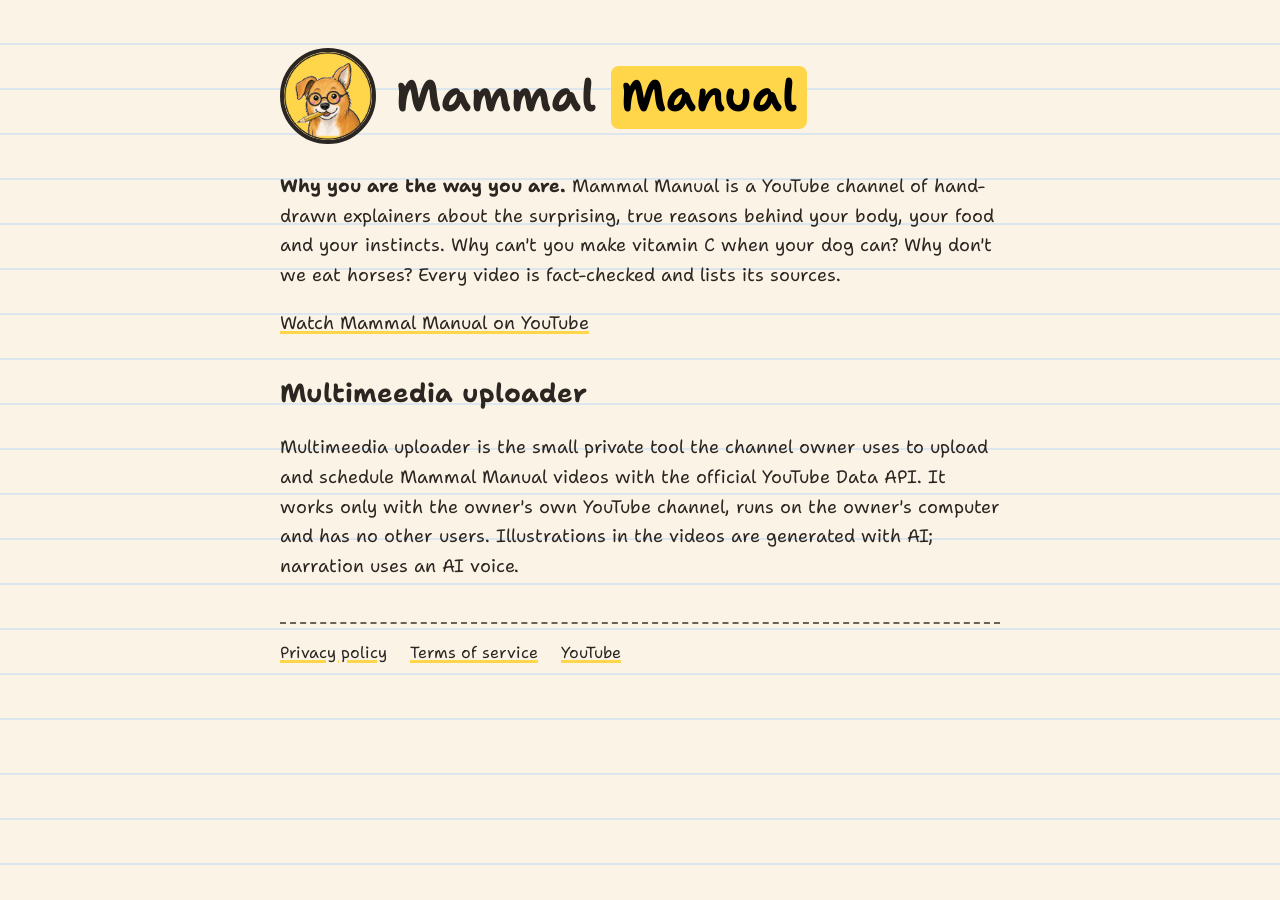
<file: index.html>
<!doctype html>
<html lang="en">
<head>
<meta charset="utf-8">
<meta name="viewport" content="width=device-width, initial-scale=1">
<title>Mammal Manual</title>
<meta name="description" content="Mammal Manual: hand-drawn, fact-checked explainers about why your body, your food and your instincts are the way they are.">
<link rel="preconnect" href="https://fonts.googleapis.com">
<link href="https://fonts.googleapis.com/css2?family=Shantell+Sans:wght@500;700;800&display=swap" rel="stylesheet">
<link rel="stylesheet" href="style.css">
</head>
<body>
<main>
  <header>
    <img src="avatar.png" alt="Mammal Manual logo: a dog with glasses and a pencil">
    <h1>Mammal <mark>Manual</mark></h1>
  </header>
  <p><strong>Why you are the way you are.</strong> Mammal Manual is a YouTube channel of hand-drawn explainers about the
    surprising, true reasons behind your body, your food and your instincts. Why can't you make vitamin C when your dog
    can? Why don't we eat horses? Every video is fact-checked and lists its sources.</p>
  <p><a href="https://www.youtube.com/@mammalmanual">Watch Mammal Manual on YouTube</a></p>

  <h2>Multimeedia uploader</h2>
  <p>Multimeedia uploader is the small private tool the channel owner uses to upload and schedule Mammal Manual videos
    with the official YouTube Data API. It works only with the owner's own YouTube channel, runs on the owner's computer
    and has no other users. Illustrations in the videos are generated with AI; narration uses an AI voice.</p>

  <nav>
    <a href="privacy.html">Privacy policy</a>
    <a href="terms.html">Terms of service</a>
    <a href="https://www.youtube.com/@mammalmanual">YouTube</a>
  </nav>
</main>
</body>
</html>
</file>
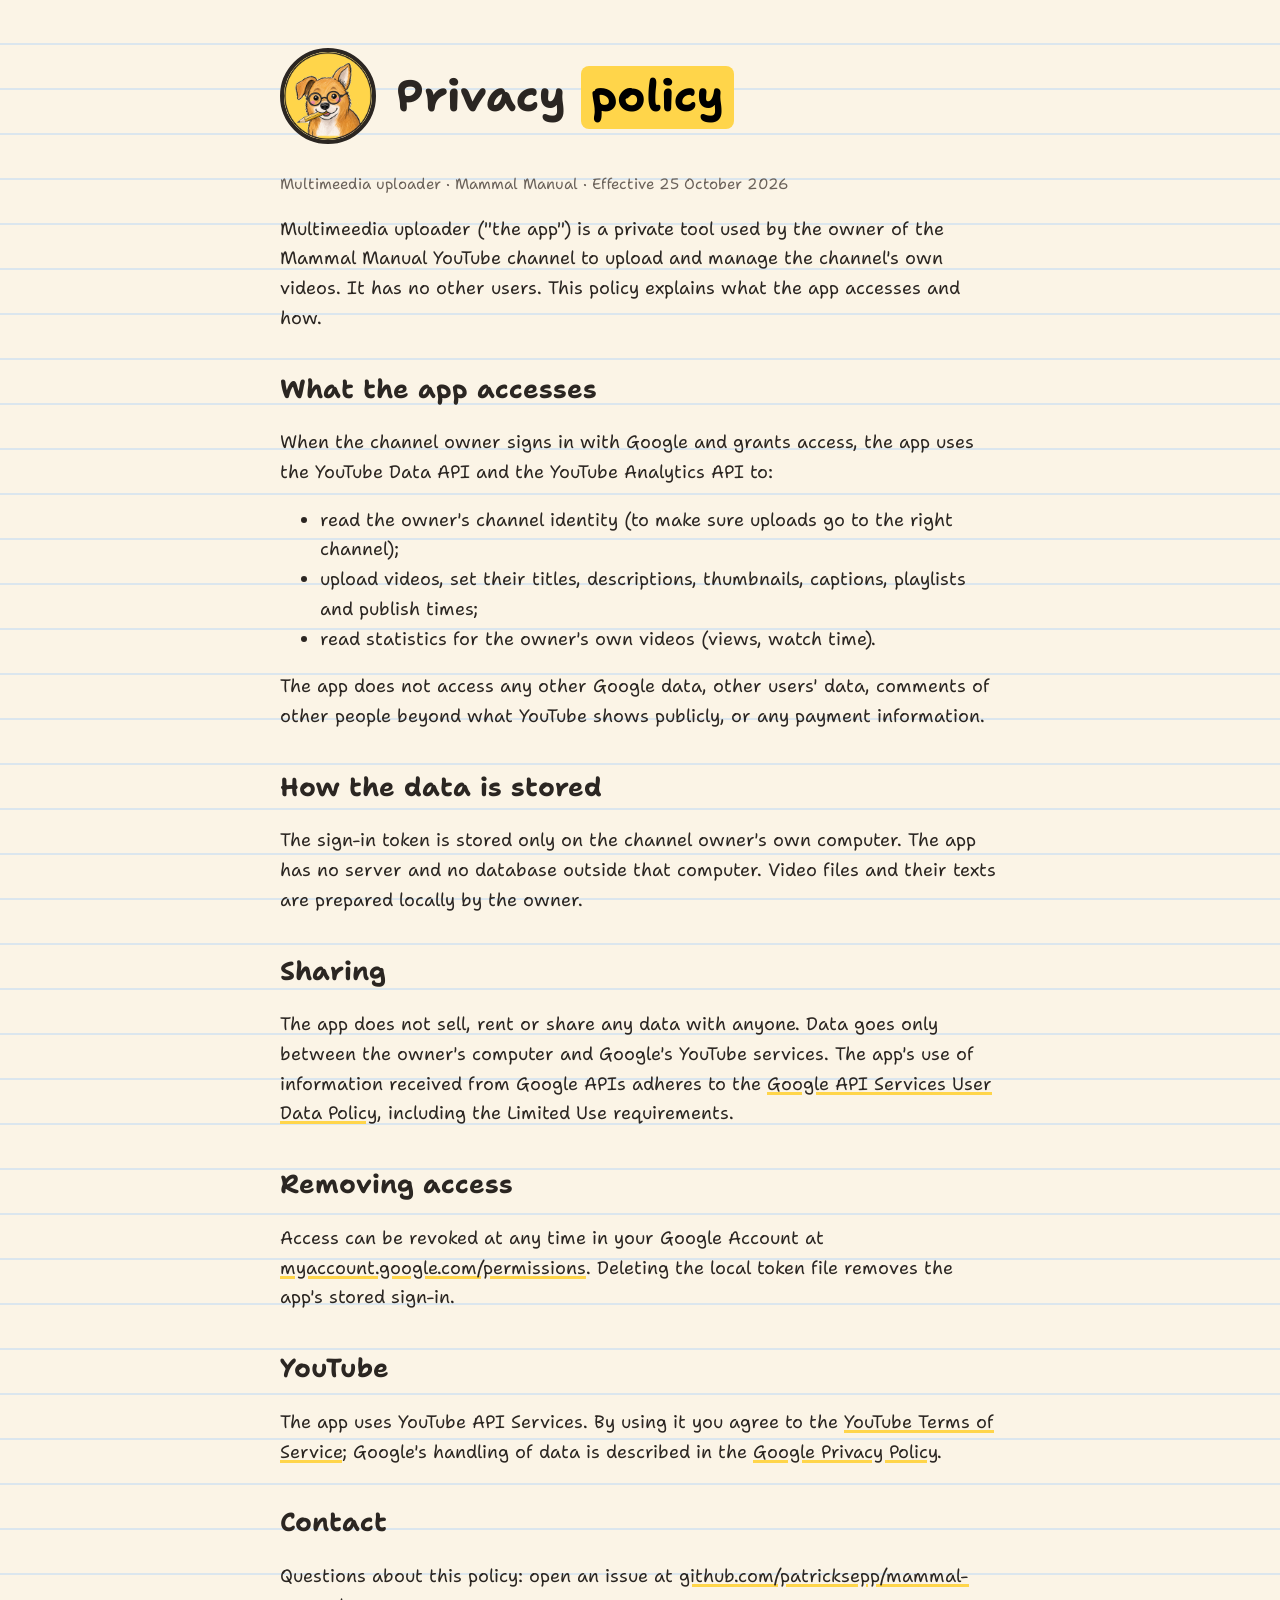
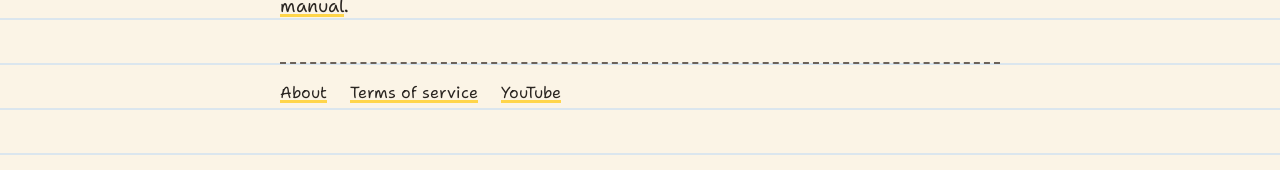
<file: privacy.html>
<!doctype html>
<html lang="en">
<head>
<meta charset="utf-8">
<meta name="viewport" content="width=device-width, initial-scale=1">
<title>Privacy policy · Mammal Manual</title>
<link rel="preconnect" href="https://fonts.googleapis.com">
<link href="https://fonts.googleapis.com/css2?family=Shantell+Sans:wght@500;700;800&display=swap" rel="stylesheet">
<link rel="stylesheet" href="style.css">
</head>
<body>
<main>
  <header>
    <img src="avatar.png" alt="Mammal Manual logo">
    <h1>Privacy <mark>policy</mark></h1>
  </header>
  <p class="small">Multimeedia uploader · Mammal Manual · Effective 25 October 2026</p>

  <p>Multimeedia uploader ("the app") is a private tool used by the owner of the Mammal Manual YouTube channel to upload
    and manage the channel's own videos. It has no other users. This policy explains what the app accesses and how.</p>

  <h2>What the app accesses</h2>
  <p>When the channel owner signs in with Google and grants access, the app uses the YouTube Data API and the YouTube
    Analytics API to:</p>
  <ul>
    <li>read the owner's channel identity (to make sure uploads go to the right channel);</li>
    <li>upload videos, set their titles, descriptions, thumbnails, captions, playlists and publish times;</li>
    <li>read statistics for the owner's own videos (views, watch time).</li>
  </ul>
  <p>The app does not access any other Google data, other users' data, comments of other people beyond what YouTube shows
    publicly, or any payment information.</p>

  <h2>How the data is stored</h2>
  <p>The sign-in token is stored only on the channel owner's own computer. The app has no server and no database outside
    that computer. Video files and their texts are prepared locally by the owner.</p>

  <h2>Sharing</h2>
  <p>The app does not sell, rent or share any data with anyone. Data goes only between the owner's computer and Google's
    YouTube services. The app's use of information received from Google APIs adheres to the
    <a href="https://developers.google.com/terms/api-services-user-data-policy">Google API Services User Data Policy</a>,
    including the Limited Use requirements.</p>

  <h2>Removing access</h2>
  <p>Access can be revoked at any time in your Google Account at
    <a href="https://myaccount.google.com/permissions">myaccount.google.com/permissions</a>. Deleting the local token file
    removes the app's stored sign-in.</p>

  <h2>YouTube</h2>
  <p>The app uses YouTube API Services. By using it you agree to the
    <a href="https://www.youtube.com/t/terms">YouTube Terms of Service</a>; Google's handling of data is described in the
    <a href="https://policies.google.com/privacy">Google Privacy Policy</a>.</p>

  <h2>Contact</h2>
  <p>Questions about this policy: open an issue at
    <a href="https://github.com/patricksepp/mammal-manual/issues">github.com/patricksepp/mammal-manual</a>.</p>

  <nav>
    <a href="index.html">About</a>
    <a href="terms.html">Terms of service</a>
    <a href="https://www.youtube.com/@mammalmanual">YouTube</a>
  </nav>
</main>
</body>
</html>
</file>
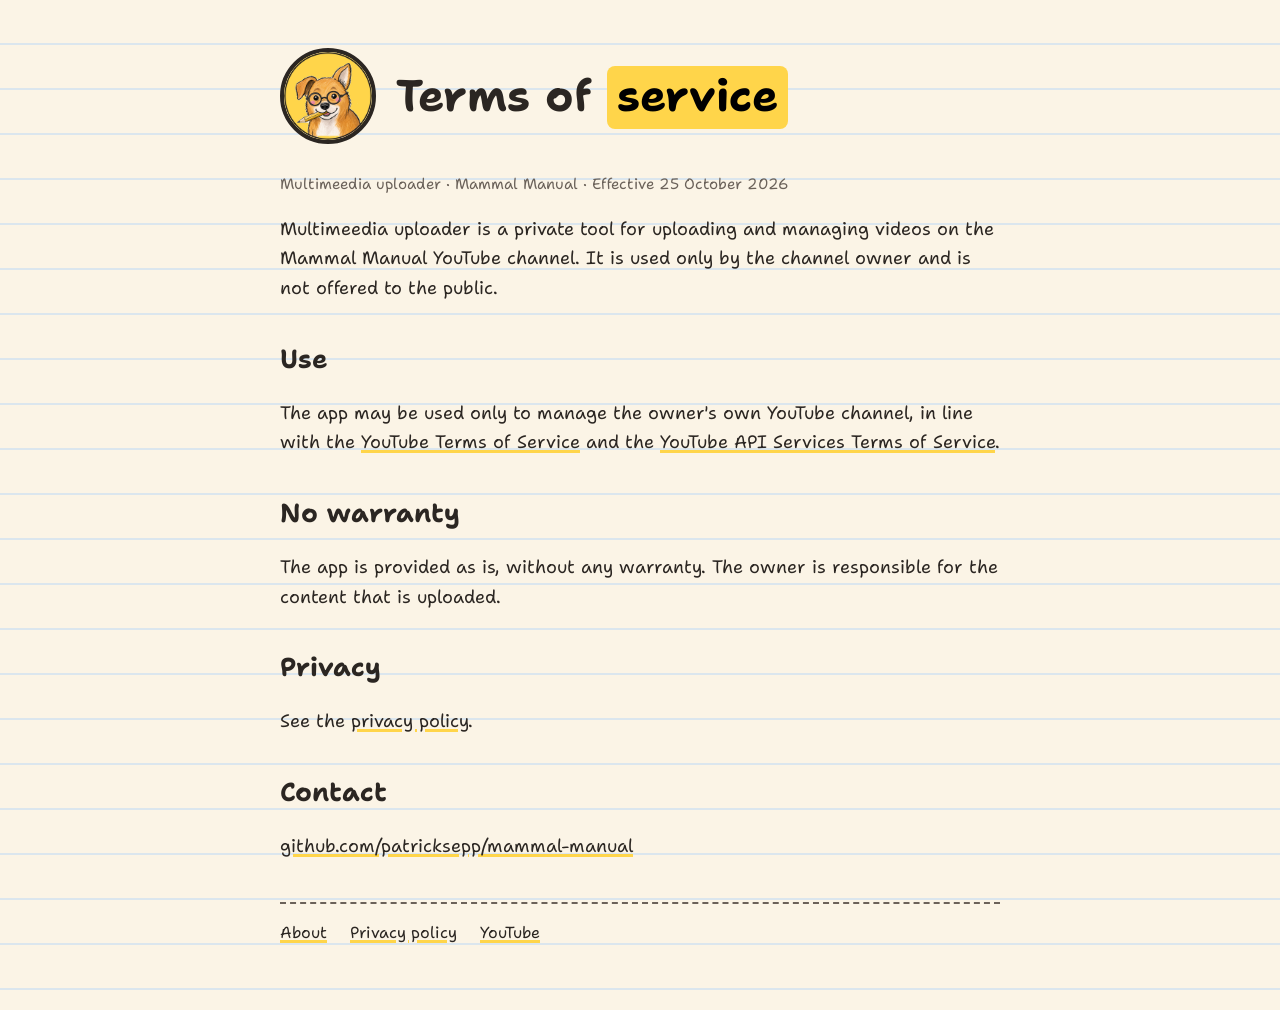
<file: terms.html>
<!doctype html>
<html lang="en">
<head>
<meta charset="utf-8">
<meta name="viewport" content="width=device-width, initial-scale=1">
<title>Terms of service · Mammal Manual</title>
<link rel="preconnect" href="https://fonts.googleapis.com">
<link href="https://fonts.googleapis.com/css2?family=Shantell+Sans:wght@500;700;800&display=swap" rel="stylesheet">
<link rel="stylesheet" href="style.css">
</head>
<body>
<main>
  <header>
    <img src="avatar.png" alt="Mammal Manual logo">
    <h1>Terms of <mark>service</mark></h1>
  </header>
  <p class="small">Multimeedia uploader · Mammal Manual · Effective 25 October 2026</p>

  <p>Multimeedia uploader is a private tool for uploading and managing videos on the Mammal Manual YouTube channel. It is
    used only by the channel owner and is not offered to the public.</p>

  <h2>Use</h2>
  <p>The app may be used only to manage the owner's own YouTube channel, in line with the
    <a href="https://www.youtube.com/t/terms">YouTube Terms of Service</a> and the
    <a href="https://developers.google.com/youtube/terms/api-services-terms-of-service">YouTube API Services Terms of Service</a>.</p>

  <h2>No warranty</h2>
  <p>The app is provided as is, without any warranty. The owner is responsible for the content that is uploaded.</p>

  <h2>Privacy</h2>
  <p>See the <a href="privacy.html">privacy policy</a>.</p>

  <h2>Contact</h2>
  <p><a href="https://github.com/patricksepp/mammal-manual/issues">github.com/patricksepp/mammal-manual</a></p>

  <nav>
    <a href="index.html">About</a>
    <a href="privacy.html">Privacy policy</a>
    <a href="https://www.youtube.com/@mammalmanual">YouTube</a>
  </nav>
</main>
</body>
</html>
</file>
<file: style.css>
:root { --ink: #2b2622; --paper: #fbf4e6; --line: #dbe6ee; --marker: #ffd54a; --soft: #6b625a; }
* { box-sizing: border-box; }
body {
  margin: 0; color: var(--ink); background: var(--paper);
  background-image: repeating-linear-gradient(to bottom, transparent 0 43px, var(--line) 43px 45px);
  font: 18px/1.65 "Shantell Sans", system-ui, sans-serif;
}
main { max-width: 760px; margin: 0 auto; padding: 48px 20px 64px; }
header { display: flex; align-items: center; gap: 20px; margin-bottom: 28px; }
header img { width: 96px; height: 96px; border-radius: 50%; border: 4px solid var(--ink); }
h1 { font-size: 44px; line-height: 1.1; margin: 0; }
h1 mark { background: var(--marker); padding: 0 10px 4px; border-radius: 8px; }
h2 { font-size: 26px; margin: 34px 0 6px; }
a { color: var(--ink); text-decoration-color: var(--marker); text-decoration-thickness: 3px; }
nav { margin-top: 40px; padding-top: 16px; border-top: 2px dashed var(--soft); font-size: 16px; }
nav a { margin-right: 18px; }
.small { color: var(--soft); font-size: 15px; }
</file>
